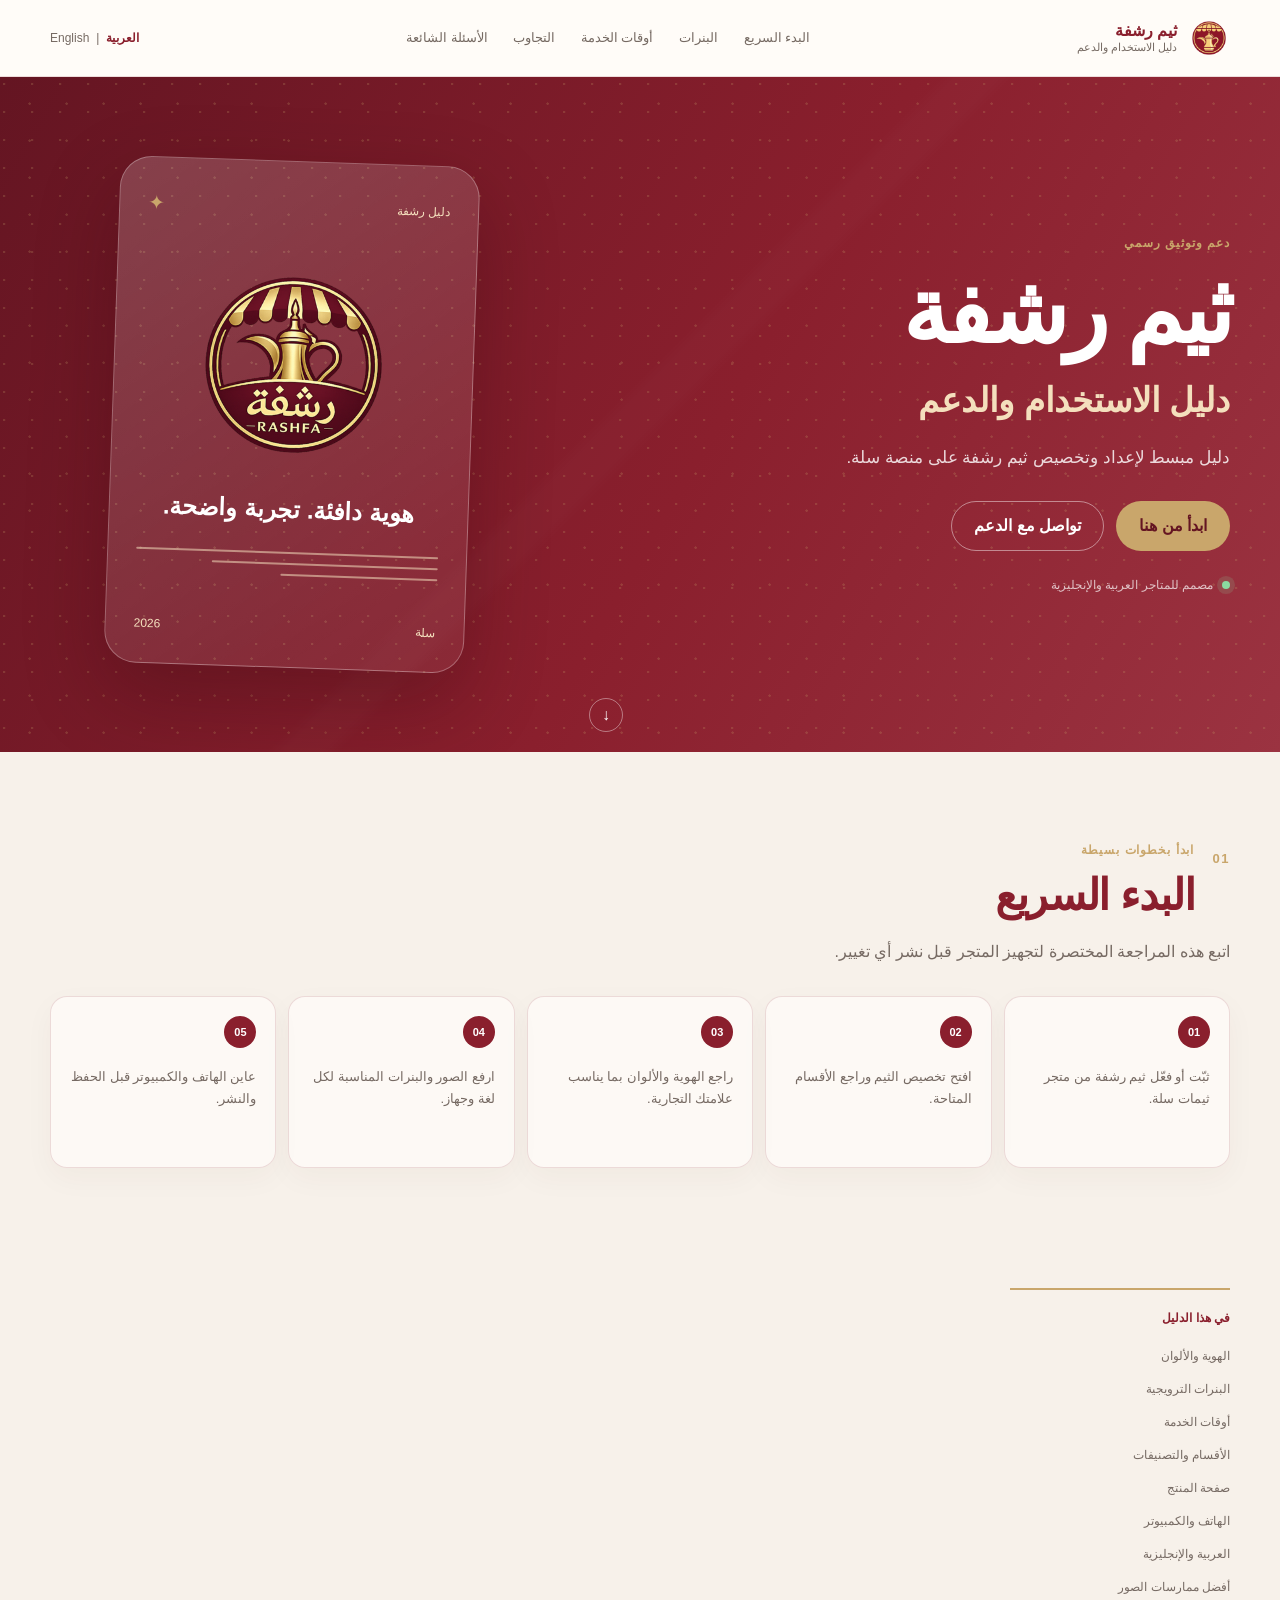
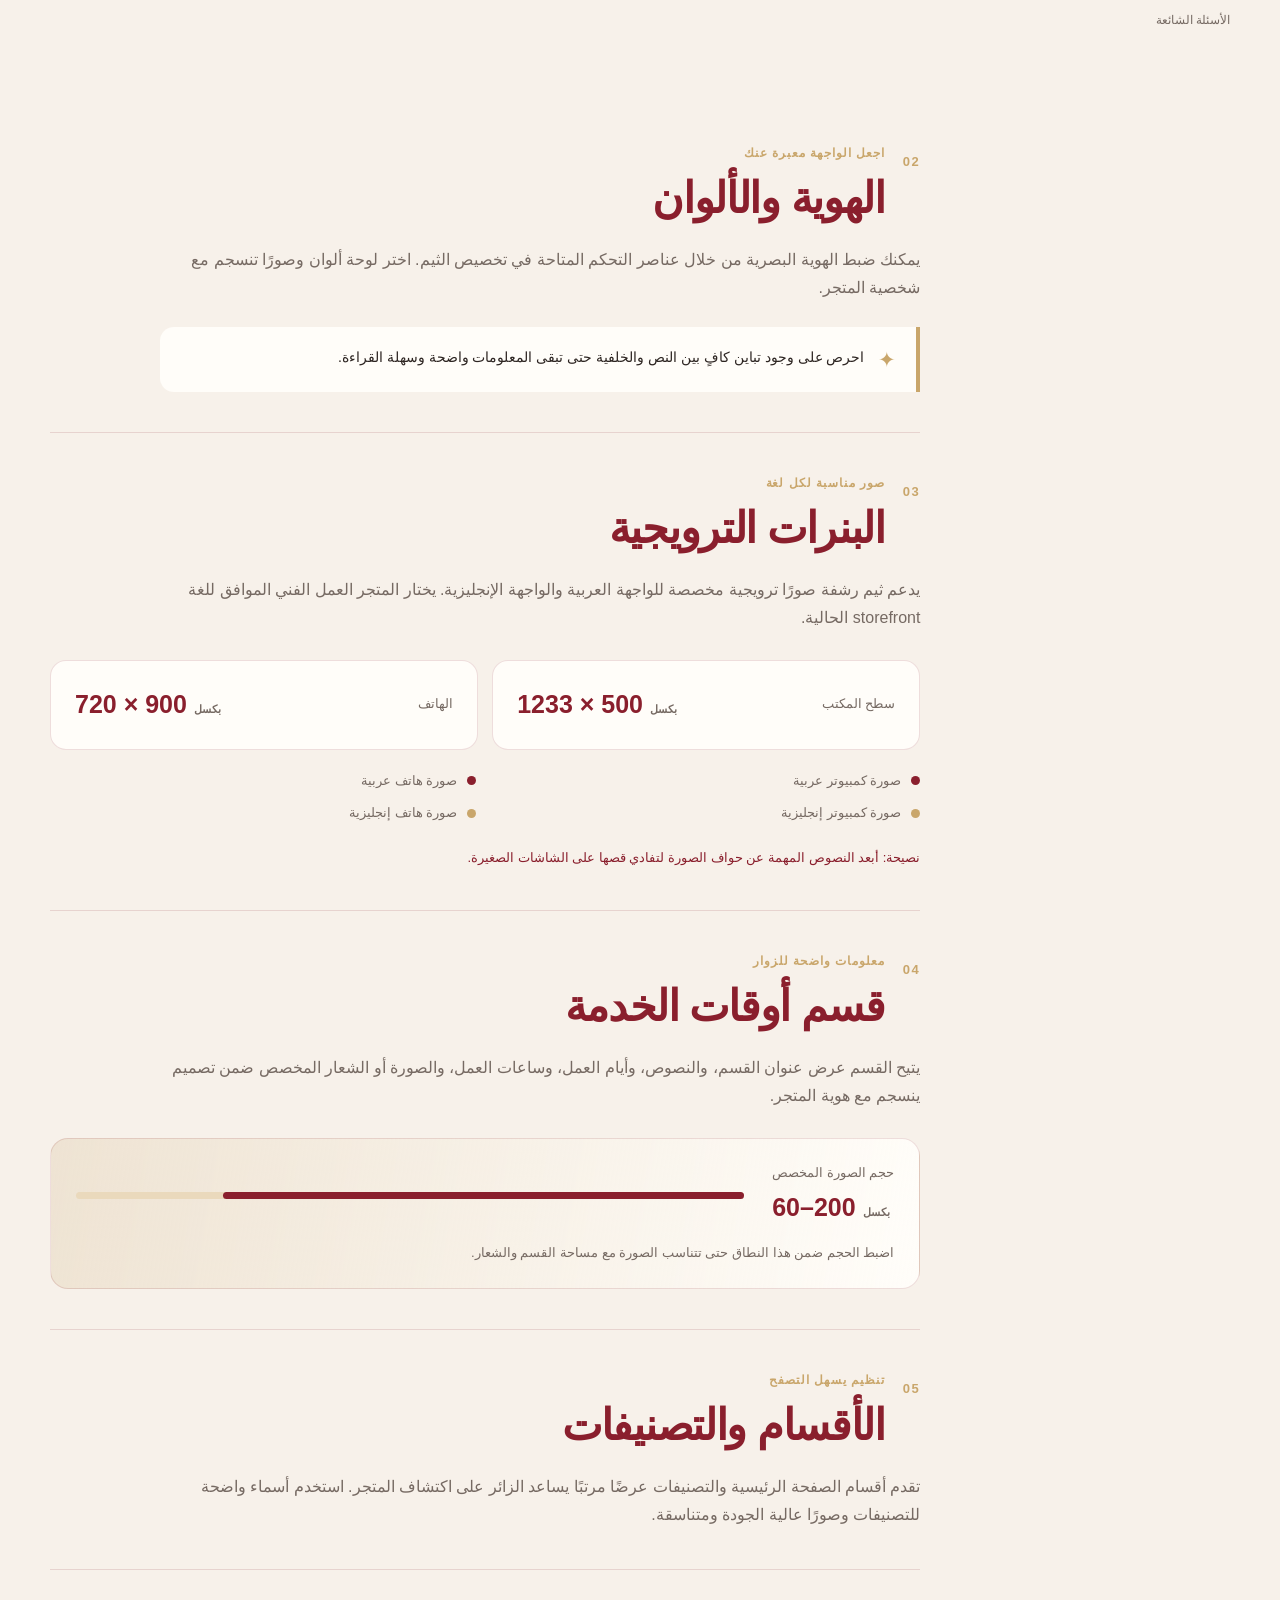
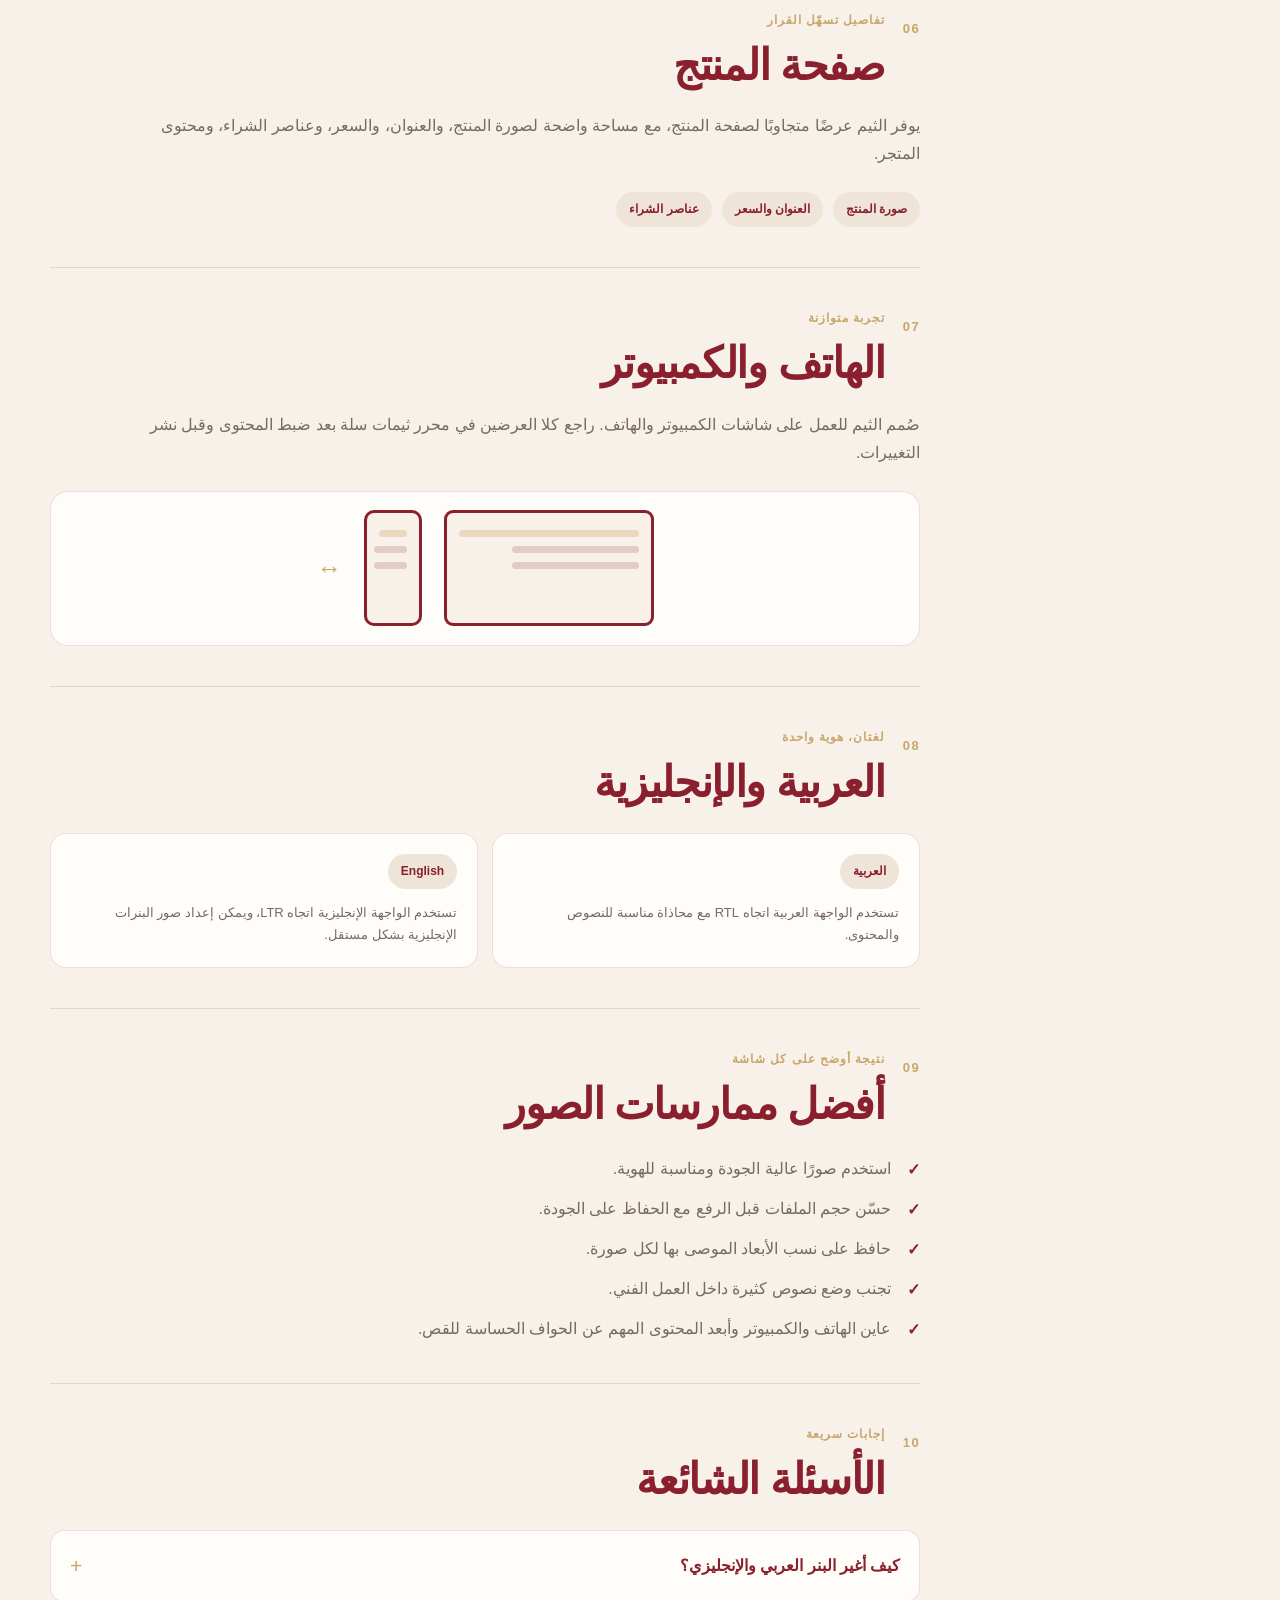
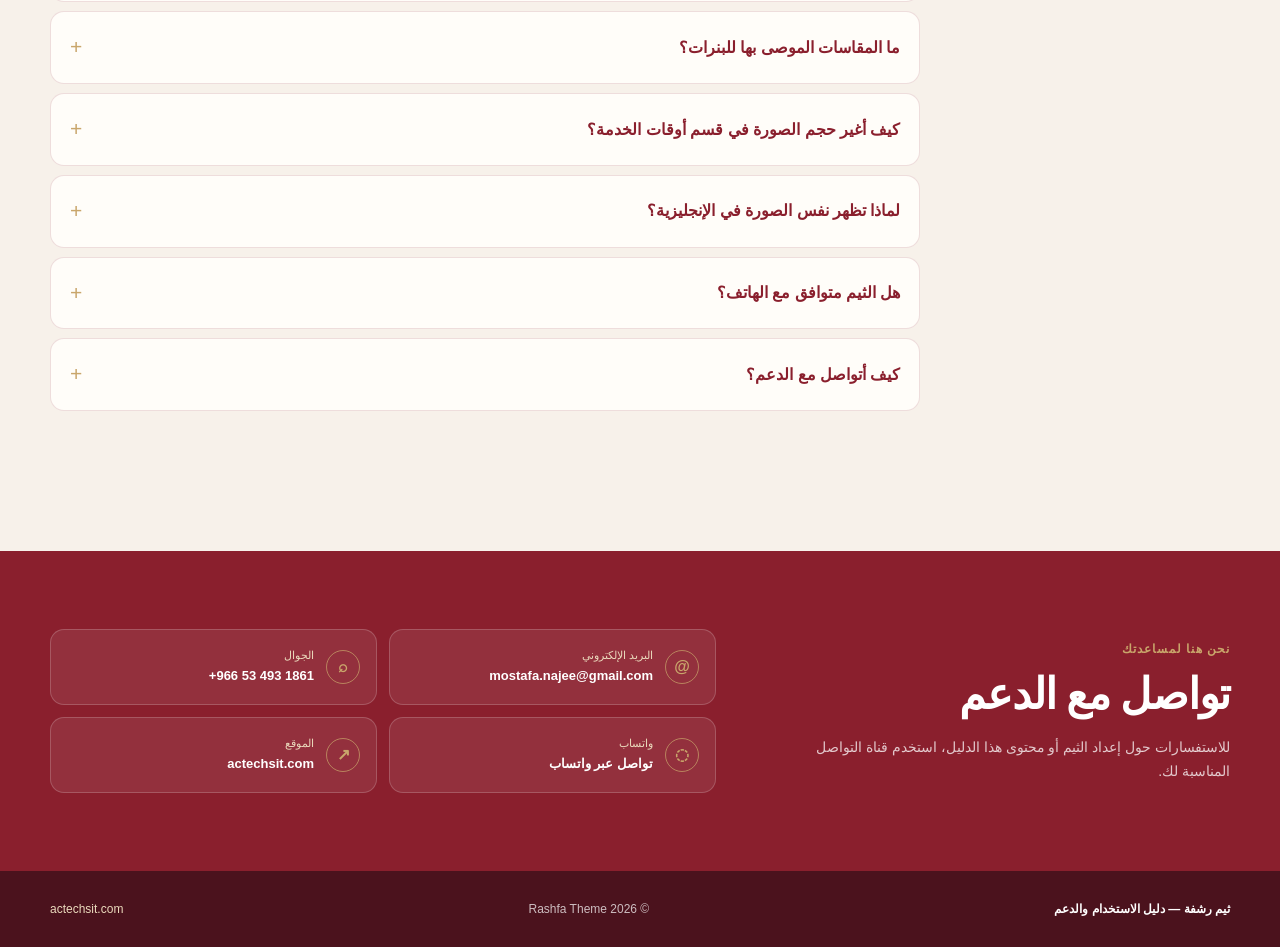
<file: index.html>
<!doctype html>
<html lang="ar" dir="rtl">
<head>
  <meta charset="utf-8">
  <meta name="viewport" content="width=device-width, initial-scale=1">
  <meta name="theme-color" content="#8A1F2D">
  <meta name="description" content="دليل الاستخدام والدعم الرسمي لثيم رشفة على منصة سلة.">
  <title>ثيم رشفة | Rashfa Theme — Help &amp; Documentation</title>
  <link rel="stylesheet" href="styles.css">
  <script defer src="script.js"></script>
</head>
<body>
  <a class="skip-link" href="#main" data-ar="تجاوز إلى المحتوى" data-en="Skip to content">تجاوز إلى المحتوى</a>

  <header class="site-header">
    <div class="container header-inner">
      <a class="brand" href="#top" aria-label="Rashfa Theme">
        <img class="brand-mark" src="assets/rashfa-icon.svg" alt="" width="42" height="42">
        <span class="brand-copy">
          <strong data-ar="ثيم رشفة" data-en="Rashfa Theme">ثيم رشفة</strong>
          <small data-ar="دليل الاستخدام والدعم" data-en="Help &amp; Documentation">دليل الاستخدام والدعم</small>
        </span>
      </a>

      <nav class="site-nav" id="site-nav" aria-label="التنقل الرئيسي">
        <a href="#getting-started" data-ar="البدء السريع" data-en="Getting Started">البدء السريع</a>
        <a href="#promotional-banners" data-ar="البنرات" data-en="Banners">البنرات</a>
        <a href="#service-hours" data-ar="أوقات الخدمة" data-en="Service Hours">أوقات الخدمة</a>
        <a href="#responsive" data-ar="التجاوب" data-en="Responsive">التجاوب</a>
        <a href="#faq" data-ar="الأسئلة الشائعة" data-en="FAQ">الأسئلة الشائعة</a>
      </nav>

      <div class="header-actions">
        <div class="language-switcher" role="group" aria-label="اختيار اللغة">
          <button class="language-button is-active" type="button" data-language="ar" aria-pressed="true">العربية</button>
          <span aria-hidden="true">|</span>
          <button class="language-button" type="button" data-language="en" aria-pressed="false">English</button>
        </div>
        <button class="menu-toggle" type="button" aria-controls="site-nav" aria-expanded="false">
          <span class="sr-only" data-ar="فتح القائمة" data-en="Open menu">فتح القائمة</span>
          <span aria-hidden="true">☰</span>
        </button>
      </div>
    </div>
  </header>

  <main id="main">
    <section class="hero" id="top">
      <div class="hero-pattern" aria-hidden="true"></div>
      <div class="container hero-grid">
        <div class="hero-content">
          <p class="eyebrow" data-ar="دعم وتوثيق رسمي" data-en="Official support &amp; documentation">دعم وتوثيق رسمي</p>
          <h1 data-ar="ثيم رشفة" data-en="Rashfa Theme">ثيم رشفة</h1>
          <p class="hero-title" data-ar="دليل الاستخدام والدعم" data-en="Help &amp; Documentation">دليل الاستخدام والدعم</p>
          <p class="hero-description" data-ar="دليل مبسط لإعداد وتخصيص ثيم رشفة على منصة سلة." data-en="A practical guide to configuring and customizing the Rashfa theme on Salla.">دليل مبسط لإعداد وتخصيص ثيم رشفة على منصة سلة.</p>
          <div class="hero-actions">
            <a class="button button-primary" href="#getting-started" data-ar="ابدأ من هنا" data-en="Get Started">ابدأ من هنا</a>
            <a class="button button-ghost" href="#support" data-ar="تواصل مع الدعم" data-en="Contact Support">تواصل مع الدعم</a>
          </div>
          <div class="hero-note">
            <span class="status-dot" aria-hidden="true"></span>
            <span data-ar="مصمم للمتاجر العربية والإنجليزية" data-en="Designed for Arabic and English storefronts">مصمم للمتاجر العربية والإنجليزية</span>
          </div>
        </div>

        <div class="hero-card" aria-label="Rashfa Theme overview">
          <div class="hero-card-top">
            <span class="mini-label" data-ar="دليل رشفة" data-en="Rashfa guide">دليل رشفة</span>
            <span class="mini-mark" aria-hidden="true">✦</span>
          </div>
          <img class="hero-card-emblem" src="assets/rashfa-logo.svg" alt="" width="220" height="220" aria-hidden="true" decoding="async">
          <p class="hero-card-heading" data-ar="هوية دافئة. تجربة واضحة." data-en="A warm identity. A clear experience.">هوية دافئة. تجربة واضحة.</p>
          <div class="hero-card-lines" aria-hidden="true"><i></i><i></i><i></i></div>
          <div class="hero-card-footer">
            <span data-ar="سلة" data-en="Salla">سلة</span>
            <span>2026</span>
          </div>
        </div>
      </div>
      <a class="scroll-cue" href="#getting-started" aria-label="Scroll to documentation"><span aria-hidden="true">↓</span></a>
    </section>

    <section class="quick-start section-light" id="getting-started">
      <div class="container">
        <div class="section-heading">
          <span class="section-number">01</span>
          <div>
            <p class="eyebrow" data-ar="ابدأ بخطوات بسيطة" data-en="Start with a few simple steps">ابدأ بخطوات بسيطة</p>
            <h2 data-ar="البدء السريع" data-en="Getting Started">البدء السريع</h2>
          </div>
        </div>
        <p class="section-lead" data-ar="اتبع هذه المراجعة المختصرة لتجهيز المتجر قبل نشر أي تغيير." data-en="Use this short checklist to prepare your storefront before publishing changes.">اتبع هذه المراجعة المختصرة لتجهيز المتجر قبل نشر أي تغيير.</p>
        <ol class="step-grid">
          <li class="step-card"><span>01</span><p data-ar="ثبّت أو فعّل ثيم رشفة من متجر ثيمات سلة." data-en="Install or activate Rashfa Theme from the Salla Themes marketplace.">ثبّت أو فعّل ثيم رشفة من متجر ثيمات سلة.</p></li>
          <li class="step-card"><span>02</span><p data-ar="افتح تخصيص الثيم وراجع الأقسام المتاحة." data-en="Open theme customization and review the available sections.">افتح تخصيص الثيم وراجع الأقسام المتاحة.</p></li>
          <li class="step-card"><span>03</span><p data-ar="راجع الهوية والألوان بما يناسب علامتك التجارية." data-en="Review the identity and colors to match your brand.">راجع الهوية والألوان بما يناسب علامتك التجارية.</p></li>
          <li class="step-card"><span>04</span><p data-ar="ارفع الصور والبنرات المناسبة لكل لغة وجهاز." data-en="Upload suitable artwork for each language and device.">ارفع الصور والبنرات المناسبة لكل لغة وجهاز.</p></li>
          <li class="step-card"><span>05</span><p data-ar="عاين الهاتف والكمبيوتر قبل الحفظ والنشر." data-en="Preview mobile and desktop before saving and publishing.">عاين الهاتف والكمبيوتر قبل الحفظ والنشر.</p></li>
        </ol>
      </div>
    </section>

    <div class="container documentation-layout">
      <aside class="toc" aria-label="فهرس الدليل">
        <p class="toc-label" data-ar="في هذا الدليل" data-en="In this guide">في هذا الدليل</p>
        <a href="#branding" data-ar="الهوية والألوان" data-en="Branding &amp; Colors">الهوية والألوان</a>
        <a href="#promotional-banners" data-ar="البنرات الترويجية" data-en="Promotional Banners">البنرات الترويجية</a>
        <a href="#service-hours" data-ar="أوقات الخدمة" data-en="Service Hours">أوقات الخدمة</a>
        <a href="#categories" data-ar="الأقسام والتصنيفات" data-en="Categories &amp; Home Sections">الأقسام والتصنيفات</a>
        <a href="#product-page" data-ar="صفحة المنتج" data-en="Product Page">صفحة المنتج</a>
        <a href="#responsive" data-ar="الهاتف والكمبيوتر" data-en="Responsive Design">الهاتف والكمبيوتر</a>
        <a href="#bilingual" data-ar="العربية والإنجليزية" data-en="Arabic &amp; English">العربية والإنجليزية</a>
        <a href="#image-best-practices" data-ar="أفضل ممارسات الصور" data-en="Image Best Practices">أفضل ممارسات الصور</a>
        <a href="#faq" data-ar="الأسئلة الشائعة" data-en="FAQ">الأسئلة الشائعة</a>
      </aside>

      <div class="documentation-content">
        <section class="doc-section" id="branding">
          <div class="section-heading compact">
            <span class="section-number">02</span>
            <div><p class="eyebrow" data-ar="اجعل الواجهة معبرة عنك" data-en="Make the storefront yours">اجعل الواجهة معبرة عنك</p><h2 data-ar="الهوية والألوان" data-en="Branding &amp; Colors">الهوية والألوان</h2></div>
          </div>
          <p data-ar="يمكنك ضبط الهوية البصرية من خلال عناصر التحكم المتاحة في تخصيص الثيم. اختر لوحة ألوان وصورًا تنسجم مع شخصية المتجر." data-en="Use the available theme controls to shape your visual identity. Choose colors and imagery that fit the personality of your store.">يمكنك ضبط الهوية البصرية من خلال عناصر التحكم المتاحة في تخصيص الثيم. اختر لوحة ألوان وصورًا تنسجم مع شخصية المتجر.</p>
          <div class="callout"><span class="callout-icon" aria-hidden="true">✦</span><p data-ar="احرص على وجود تباين كافٍ بين النص والخلفية حتى تبقى المعلومات واضحة وسهلة القراءة." data-en="Keep enough contrast between text and backgrounds so information stays clear and easy to read.">احرص على وجود تباين كافٍ بين النص والخلفية حتى تبقى المعلومات واضحة وسهلة القراءة.</p></div>
        </section>

        <section class="doc-section" id="promotional-banners">
          <div class="section-heading compact">
            <span class="section-number">03</span>
            <div><p class="eyebrow" data-ar="صور مناسبة لكل لغة" data-en="Artwork for every language">صور مناسبة لكل لغة</p><h2 data-ar="البنرات الترويجية" data-en="Promotional Banners">البنرات الترويجية</h2></div>
          </div>
          <p data-ar="يدعم ثيم رشفة صورًا ترويجية مخصصة للواجهة العربية والواجهة الإنجليزية. يختار المتجر العمل الفني الموافق للغة storefront الحالية." data-en="Rashfa supports dedicated promotional artwork for Arabic and English storefronts. The matching artwork is selected for the current storefront language.">يدعم ثيم رشفة صورًا ترويجية مخصصة للواجهة العربية والواجهة الإنجليزية. يختار المتجر العمل الفني الموافق للغة storefront الحالية.</p>
          <div class="size-grid">
            <div class="size-card"><span class="size-label" data-ar="سطح المكتب" data-en="Desktop">سطح المكتب</span><strong>1233 × 500 <small data-ar="بكسل" data-en="px">بكسل</small></strong></div>
            <div class="size-card"><span class="size-label" data-ar="الهاتف" data-en="Mobile">الهاتف</span><strong>720 × 900 <small data-ar="بكسل" data-en="px">بكسل</small></strong></div>
          </div>
          <div class="field-grid">
            <div class="field-item"><span class="field-dot"></span><span data-ar="صورة كمبيوتر عربية" data-en="Arabic Desktop Image">صورة كمبيوتر عربية</span></div>
            <div class="field-item"><span class="field-dot"></span><span data-ar="صورة هاتف عربية" data-en="Arabic Mobile Image">صورة هاتف عربية</span></div>
            <div class="field-item"><span class="field-dot gold"></span><span data-ar="صورة كمبيوتر إنجليزية" data-en="English Desktop Image">صورة كمبيوتر إنجليزية</span></div>
            <div class="field-item"><span class="field-dot gold"></span><span data-ar="صورة هاتف إنجليزية" data-en="English Mobile Image">صورة هاتف إنجليزية</span></div>
          </div>
          <p class="muted-note" data-ar="نصيحة: أبعد النصوص المهمة عن حواف الصورة لتفادي قصها على الشاشات الصغيرة." data-en="Tip: keep important text away from image edges to reduce the risk of cropping on smaller screens.">نصيحة: أبعد النصوص المهمة عن حواف الصورة لتفادي قصها على الشاشات الصغيرة.</p>
        </section>

        <section class="doc-section" id="service-hours">
          <div class="section-heading compact">
            <span class="section-number">04</span>
            <div><p class="eyebrow" data-ar="معلومات واضحة للزوار" data-en="Clear information for visitors">معلومات واضحة للزوار</p><h2 data-ar="قسم أوقات الخدمة" data-en="Service Hours">قسم أوقات الخدمة</h2></div>
          </div>
          <p data-ar="يتيح القسم عرض عنوان القسم، والنصوص، وأيام العمل، وساعات العمل، والصورة أو الشعار المخصص ضمن تصميم ينسجم مع هوية المتجر." data-en="The section presents a title, supporting text, working days, working hours, and a custom image or logo in a layout that matches your store identity.">يتيح القسم عرض عنوان القسم، والنصوص، وأيام العمل، وساعات العمل، والصورة أو الشعار المخصص ضمن تصميم ينسجم مع هوية المتجر.</p>
          <div class="range-card">
            <div><span class="range-caption" data-ar="حجم الصورة المخصص" data-en="Custom image size">حجم الصورة المخصص</span><strong>60–200 <small data-ar="بكسل" data-en="px">بكسل</small></strong></div>
            <div class="range-line" aria-hidden="true"><span></span></div>
            <p data-ar="اضبط الحجم ضمن هذا النطاق حتى تتناسب الصورة مع مساحة القسم والشعار." data-en="Tune the image within this range so it fits the section and your logo comfortably.">اضبط الحجم ضمن هذا النطاق حتى تتناسب الصورة مع مساحة القسم والشعار.</p>
          </div>
        </section>

        <section class="doc-section" id="categories">
          <div class="section-heading compact">
            <span class="section-number">05</span>
            <div><p class="eyebrow" data-ar="تنظيم يسهل التصفح" data-en="A clearer way to browse">تنظيم يسهل التصفح</p><h2 data-ar="الأقسام والتصنيفات" data-en="Categories &amp; Home Sections">الأقسام والتصنيفات</h2></div>
          </div>
          <p data-ar="تقدم أقسام الصفحة الرئيسية والتصنيفات عرضًا مرتبًا يساعد الزائر على اكتشاف المتجر. استخدم أسماء واضحة للتصنيفات وصورًا عالية الجودة ومتناسقة." data-en="Homepage sections and categories create a polished path through the store. Use clear category names and high-quality, consistent imagery.">تقدم أقسام الصفحة الرئيسية والتصنيفات عرضًا مرتبًا يساعد الزائر على اكتشاف المتجر. استخدم أسماء واضحة للتصنيفات وصورًا عالية الجودة ومتناسقة.</p>
        </section>

        <section class="doc-section" id="product-page">
          <div class="section-heading compact">
            <span class="section-number">06</span>
            <div><p class="eyebrow" data-ar="تفاصيل تسهّل القرار" data-en="Details that support decisions">تفاصيل تسهّل القرار</p><h2 data-ar="صفحة المنتج" data-en="Product Page">صفحة المنتج</h2></div>
          </div>
          <p data-ar="يوفر الثيم عرضًا متجاوبًا لصفحة المنتج، مع مساحة واضحة لصورة المنتج، والعنوان، والسعر، وعناصر الشراء، ومحتوى المتجر." data-en="The theme provides a responsive product presentation with clear space for the product image, title, price, purchasing controls, and store content.">يوفر الثيم عرضًا متجاوبًا لصفحة المنتج، مع مساحة واضحة لصورة المنتج، والعنوان، والسعر، وعناصر الشراء، ومحتوى المتجر.</p>
          <div class="feature-pills"><span data-ar="صورة المنتج" data-en="Product image">صورة المنتج</span><span data-ar="العنوان والسعر" data-en="Title &amp; price">العنوان والسعر</span><span data-ar="عناصر الشراء" data-en="Purchase controls">عناصر الشراء</span></div>
        </section>

        <section class="doc-section" id="responsive">
          <div class="section-heading compact">
            <span class="section-number">07</span>
            <div><p class="eyebrow" data-ar="تجربة متوازنة" data-en="A balanced experience">تجربة متوازنة</p><h2 data-ar="الهاتف والكمبيوتر" data-en="Responsive Design">الهاتف والكمبيوتر</h2></div>
          </div>
          <p data-ar="صُمم الثيم للعمل على شاشات الكمبيوتر والهاتف. راجع كلا العرضين في محرر ثيمات سلة بعد ضبط المحتوى وقبل نشر التغييرات." data-en="Rashfa is designed for desktop and mobile screens. Review both views in the Salla Theme Editor after configuring content and before publishing changes.">صُمم الثيم للعمل على شاشات الكمبيوتر والهاتف. راجع كلا العرضين في محرر ثيمات سلة بعد ضبط المحتوى وقبل نشر التغييرات.</p>
          <div class="responsive-visual" aria-hidden="true"><div class="screen desktop-screen"><i></i><i></i><i></i></div><div class="screen mobile-screen"><i></i><i></i><i></i></div><div class="responsive-arrow">↔</div></div>
        </section>

        <section class="doc-section" id="bilingual">
          <div class="section-heading compact">
            <span class="section-number">08</span>
            <div><p class="eyebrow" data-ar="لغتان، هوية واحدة" data-en="Two languages, one identity">لغتان، هوية واحدة</p><h2 data-ar="العربية والإنجليزية" data-en="Arabic &amp; English">العربية والإنجليزية</h2></div>
          </div>
          <div class="language-columns">
            <div><span class="language-tag">العربية</span><p data-ar="تستخدم الواجهة العربية اتجاه RTL مع محاذاة مناسبة للنصوص والمحتوى." data-en="Arabic storefronts use RTL direction with suitable alignment for text and content.">تستخدم الواجهة العربية اتجاه RTL مع محاذاة مناسبة للنصوص والمحتوى.</p></div>
            <div><span class="language-tag">English</span><p data-ar="تستخدم الواجهة الإنجليزية اتجاه LTR، ويمكن إعداد صور البنرات الإنجليزية بشكل مستقل." data-en="English storefronts use LTR direction, with independent English promotional artwork when configured.">تستخدم الواجهة الإنجليزية اتجاه LTR، ويمكن إعداد صور البنرات الإنجليزية بشكل مستقل.</p></div>
          </div>
        </section>

        <section class="doc-section" id="image-best-practices">
          <div class="section-heading compact">
            <span class="section-number">09</span>
            <div><p class="eyebrow" data-ar="نتيجة أوضح على كل شاشة" data-en="A clearer result on every screen">نتيجة أوضح على كل شاشة</p><h2 data-ar="أفضل ممارسات الصور" data-en="Image Best Practices">أفضل ممارسات الصور</h2></div>
          </div>
          <ul class="check-list">
            <li data-ar="استخدم صورًا عالية الجودة ومناسبة للهوية." data-en="Use high-quality images that fit your identity.">استخدم صورًا عالية الجودة ومناسبة للهوية.</li>
            <li data-ar="حسّن حجم الملفات قبل الرفع مع الحفاظ على الجودة." data-en="Optimize file sizes before uploading while keeping quality.">حسّن حجم الملفات قبل الرفع مع الحفاظ على الجودة.</li>
            <li data-ar="حافظ على نسب الأبعاد الموصى بها لكل صورة." data-en="Keep the recommended aspect ratio for each image.">حافظ على نسب الأبعاد الموصى بها لكل صورة.</li>
            <li data-ar="تجنب وضع نصوص كثيرة داخل العمل الفني." data-en="Avoid placing too much text inside the artwork.">تجنب وضع نصوص كثيرة داخل العمل الفني.</li>
            <li data-ar="عاين الهاتف والكمبيوتر وأبعد المحتوى المهم عن الحواف الحساسة للقص." data-en="Preview mobile and desktop, keeping important content away from crop-sensitive edges.">عاين الهاتف والكمبيوتر وأبعد المحتوى المهم عن الحواف الحساسة للقص.</li>
          </ul>
        </section>

        <section class="doc-section faq-section" id="faq">
          <div class="section-heading compact">
            <span class="section-number">10</span>
            <div><p class="eyebrow" data-ar="إجابات سريعة" data-en="Quick answers">إجابات سريعة</p><h2 data-ar="الأسئلة الشائعة" data-en="FAQ">الأسئلة الشائعة</h2></div>
          </div>
          <div class="faq-list">
            <details><summary><span data-ar="كيف أغير البنر العربي والإنجليزي؟" data-en="How do I change Arabic and English banners?">كيف أغير البنر العربي والإنجليزي؟</span><b aria-hidden="true">+</b></summary><p data-ar="افتح إعدادات البنرات في تخصيص الثيم، ثم ارفع الصورة المناسبة لكل لغة وجهاز." data-en="Open the banner settings in theme customization, then upload the suitable image for each language and device.">افتح إعدادات البنرات في تخصيص الثيم، ثم ارفع الصورة المناسبة لكل لغة وجهاز.</p></details>
            <details><summary><span data-ar="ما المقاسات الموصى بها للبنرات؟" data-en="What banner sizes are recommended?">ما المقاسات الموصى بها للبنرات؟</span><b aria-hidden="true">+</b></summary><p data-ar="سطح المكتب 1233×500 بكسل، والهاتف 720×900 بكسل." data-en="Desktop: 1233×500 px. Mobile: 720×900 px.">سطح المكتب 1233×500 بكسل، والهاتف 720×900 بكسل.</p></details>
            <details><summary><span data-ar="كيف أغير حجم الصورة في قسم أوقات الخدمة؟" data-en="How do I change the Service Hours image size?">كيف أغير حجم الصورة في قسم أوقات الخدمة؟</span><b aria-hidden="true">+</b></summary><p data-ar="استخدم عنصر التحكم المتاح لحجم الصورة، ضمن نطاق من 60 إلى 200 بكسل." data-en="Use the available image-size control, within a range of 60–200 px.">استخدم عنصر التحكم المتاح لحجم الصورة، ضمن نطاق من 60 إلى 200 بكسل.</p></details>
            <details><summary><span data-ar="لماذا تظهر نفس الصورة في الإنجليزية؟" data-en="Why does the same image appear in English?">لماذا تظهر نفس الصورة في الإنجليزية؟</span><b aria-hidden="true">+</b></summary><p data-ar="إذا لم يتم إعداد صورة خاصة بالإنجليزية، فقد يستخدم الثيم الصورة الافتراضية كخيار احتياطي آمن." data-en="If an English-specific image is not configured, Rashfa may use the default image as a safe fallback.">إذا لم يتم إعداد صورة خاصة بالإنجليزية، فقد يستخدم الثيم الصورة الافتراضية كخيار احتياطي آمن.</p></details>
            <details><summary><span data-ar="هل الثيم متوافق مع الهاتف؟" data-en="Is the theme mobile responsive?">هل الثيم متوافق مع الهاتف؟</span><b aria-hidden="true">+</b></summary><p data-ar="نعم، صُمم الثيم للشاشات المتجاوبة. عاين الهاتف والكمبيوتر بعد الإعداد." data-en="Yes. The theme is responsive; preview both desktop and mobile after configuration.">نعم، صُمم الثيم للشاشات المتجاوبة. عاين الهاتف والكمبيوتر بعد الإعداد.</p></details>
            <details><summary><span data-ar="كيف أتواصل مع الدعم؟" data-en="How do I contact support?">كيف أتواصل مع الدعم؟</span><b aria-hidden="true">+</b></summary><p data-ar="استخدم بيانات التواصل في قسم الدعم أدناه." data-en="Use the support details in the support section below.">استخدم بيانات التواصل في قسم الدعم أدناه.</p></details>
          </div>
        </section>
      </div>
    </div>

    <section class="support-section" id="support">
      <div class="container support-inner">
        <div>
          <p class="eyebrow" data-ar="نحن هنا لمساعدتك" data-en="We're here to help">نحن هنا لمساعدتك</p>
          <h2 data-ar="تواصل مع الدعم" data-en="Contact Support">تواصل مع الدعم</h2>
          <p data-ar="للاستفسارات حول إعداد الثيم أو محتوى هذا الدليل، استخدم قناة التواصل المناسبة لك." data-en="For questions about theme setup or this guide, use the contact channel that suits you.">للاستفسارات حول إعداد الثيم أو محتوى هذا الدليل، استخدم قناة التواصل المناسبة لك.</p>
        </div>
        <div class="support-links">
          <a href="mailto:mostafa.najee@gmail.com"><span class="contact-icon" aria-hidden="true">@</span><span><small data-ar="البريد الإلكتروني" data-en="Email">البريد الإلكتروني</small><strong>mostafa.najee@gmail.com</strong></span></a>
          <a href="tel:+966534931861"><span class="contact-icon" aria-hidden="true">⌕</span><span><small data-ar="الجوال" data-en="Phone">الجوال</small><strong dir="ltr">+966 53 493 1861</strong></span></a>
          <a href="https://wa.me/966534931861" target="_blank" rel="noopener"><span class="contact-icon" aria-hidden="true">◌</span><span><small data-ar="واتساب" data-en="WhatsApp">واتساب</small><strong data-ar="تواصل عبر واتساب" data-en="Chat on WhatsApp">تواصل عبر واتساب</strong></span></a>
          <a href="https://actechsit.com" target="_blank" rel="noopener"><span class="contact-icon" aria-hidden="true">↗</span><span><small data-ar="الموقع" data-en="Website">الموقع</small><strong>actechsit.com</strong></span></a>
        </div>
      </div>
    </section>
  </main>

  <footer class="site-footer">
    <div class="container footer-inner">
      <p data-ar="ثيم رشفة — دليل الاستخدام والدعم" data-en="Rashfa Theme — Help &amp; Documentation">ثيم رشفة — دليل الاستخدام والدعم</p>
      <span>© 2026 Rashfa Theme</span>
      <a href="https://actechsit.com" target="_blank" rel="noopener">actechsit.com</a>
    </div>
  </footer>
</body>
</html>
</file>
<file: styles.css>
:root {
  --burgundy: #8a1f2d;
  --burgundy-deep: #641522;
  --burgundy-soft: #a94250;
  --gold: #c9a66b;
  --gold-soft: #ead9bc;
  --ink: #2d2522;
  --muted: #766a63;
  --warm: #f7f1ea;
  --warm-deep: #efe4d8;
  --paper: #fffdf9;
  --line: rgba(138, 31, 45, .14);
  --shadow: 0 20px 60px rgba(82, 43, 31, .10);
  --radius: 22px;
  color-scheme: light;
  font-family: "Segoe UI", Tahoma, Arial, sans-serif;
}

* { box-sizing: border-box; }
html { scroll-behavior: smooth; }
body { margin: 0; background: var(--warm); color: var(--ink); line-height: 1.75; overflow-x: hidden; }
a { color: inherit; text-decoration: none; }
button, a { -webkit-tap-highlight-color: transparent; }
:focus-visible { outline: 3px solid var(--gold); outline-offset: 4px; }
.container { width: min(1180px, calc(100% - 40px)); margin-inline: auto; }
.sr-only { position: absolute; width: 1px; height: 1px; padding: 0; margin: -1px; overflow: hidden; clip: rect(0, 0, 0, 0); white-space: nowrap; border: 0; }
.skip-link { position: fixed; inset-block-start: 12px; inset-inline-start: 12px; z-index: 20; padding: 8px 14px; border-radius: 999px; background: var(--paper); color: var(--burgundy); transform: translateY(-160%); transition: transform .2s ease; }
.skip-link:focus { transform: translateY(0); }

.site-header { position: sticky; top: 0; z-index: 10; background: rgba(255, 253, 249, .92); border-bottom: 1px solid var(--line); backdrop-filter: blur(16px); }
.header-inner { min-height: 76px; display: flex; align-items: center; gap: 28px; }
.brand { display: inline-flex; align-items: center; gap: 11px; flex-shrink: 0; }
.brand-mark { display: block; width: 42px; height: 42px; border-radius: 50%; object-fit: contain; background: transparent; }
.brand-copy { display: grid; line-height: 1.25; }
.brand-copy strong { color: var(--burgundy); font-size: 16px; }
.brand-copy small { color: var(--muted); font-size: 11px; }
.site-nav { display: flex; align-items: center; justify-content: center; gap: clamp(14px, 2vw, 28px); flex: 1; font-size: 13px; color: var(--muted); }
.site-nav a { transition: color .2s ease; }
.site-nav a:hover { color: var(--burgundy); }
.header-actions { display: flex; align-items: center; gap: 16px; flex-shrink: 0; }
.language-switcher { display: flex; align-items: center; gap: 7px; color: var(--muted); font-size: 12px; white-space: nowrap; }
.language-button { border: 0; padding: 4px 0; background: transparent; color: inherit; cursor: pointer; font: inherit; }
.language-button.is-active { color: var(--burgundy); font-weight: 800; }
.menu-toggle { display: none; border: 1px solid var(--line); border-radius: 10px; background: var(--paper); color: var(--burgundy); padding: 7px 10px; cursor: pointer; font-size: 17px; }

.hero { position: relative; isolation: isolate; overflow: hidden; min-height: 620px; display: grid; align-items: center; background: linear-gradient(120deg, var(--burgundy-deep), var(--burgundy) 55%, #9b3341); color: #fff; }
.hero-pattern { position: absolute; z-index: -1; inset: 0; opacity: .22; background-image: radial-gradient(circle at 15% 25%, var(--gold) 0 1px, transparent 1.5px), radial-gradient(circle at 80% 72%, var(--gold) 0 1px, transparent 1.5px), linear-gradient(135deg, transparent 48%, rgba(255,255,255,.08) 49% 51%, transparent 52%); background-size: 28px 28px, 37px 37px, 100% 100%; }
.hero-grid { display: grid; grid-template-columns: 1.1fr .9fr; align-items: center; gap: clamp(40px, 8vw, 120px); padding-block: 84px; }
.hero-content { max-width: 620px; }
.eyebrow { margin: 0 0 9px; color: var(--gold); font-size: 12px; font-weight: 800; letter-spacing: .08em; text-transform: uppercase; }
.hero h1 { margin: 0; font-size: clamp(48px, 8vw, 92px); letter-spacing: -.04em; line-height: 1.05; }
.hero-title { margin: 12px 0 12px; color: #f4dfbd; font-size: clamp(22px, 3vw, 34px); font-weight: 700; }
.hero-description { max-width: 540px; margin: 0; color: rgba(255,255,255,.82); font-size: 17px; }
.hero-actions { display: flex; flex-wrap: wrap; gap: 12px; margin-top: 28px; }
.button { display: inline-flex; align-items: center; justify-content: center; min-height: 48px; padding: 10px 22px; border: 1px solid transparent; border-radius: 999px; font-weight: 800; transition: transform .2s ease, background .2s ease, color .2s ease; }
.button:hover { transform: translateY(-2px); }
.button-primary { background: var(--gold); color: var(--burgundy-deep); }
.button-primary:hover { background: #dfbd84; }
.button-ghost { border-color: rgba(255,255,255,.45); color: #fff; }
.button-ghost:hover { background: rgba(255,255,255,.12); }
.hero-note { display: flex; align-items: center; gap: 9px; margin-top: 24px; color: rgba(255,255,255,.7); font-size: 12px; }
.status-dot { width: 8px; height: 8px; border-radius: 50%; background: #8ad9a0; box-shadow: 0 0 0 5px rgba(138,217,160,.16); }
.hero-card { width: min(100%, 360px); min-height: 380px; justify-self: center; padding: 28px; border: 1px solid rgba(255,255,255,.28); border-radius: 32px; background: linear-gradient(145deg, rgba(255,255,255,.18), rgba(255,255,255,.05)); box-shadow: 0 30px 80px rgba(49, 8, 14, .3); transform: rotate(2deg); }
.hero-card-top, .hero-card-footer { display: flex; justify-content: space-between; align-items: center; color: #f4dfbd; font-size: 12px; }
.mini-mark { color: var(--gold); font-size: 20px; }
.hero-card-emblem { display: block; width: min(100%, 220px); height: auto; aspect-ratio: 1; margin: 30px auto 18px; object-fit: contain; }
.hero-card-heading { margin: 0; color: #fff; text-align: center; font-size: 24px; font-weight: 700; line-height: 1.4; }
.hero-card-lines { display: grid; gap: 9px; margin: 25px 0 42px; opacity: .55; }
.hero-card-lines i { display: block; height: 2px; border-radius: 2px; background: #f4dfbd; }
.hero-card-lines i:nth-child(2) { width: 75%; }.hero-card-lines i:nth-child(3) { width: 52%; }
.scroll-cue { position: absolute; inset-block-end: 20px; inset-inline-start: 50%; display: grid; place-items: center; width: 34px; height: 34px; border: 1px solid rgba(255,255,255,.4); border-radius: 50%; color: #fff; transform: translateX(-50%); }

.section-light { background: var(--warm); }
.quick-start { padding-block: 88px 72px; }
.section-heading { display: flex; align-items: flex-start; gap: 18px; margin-bottom: 18px; }
.section-heading.compact { margin-bottom: 22px; }
.section-number { color: var(--gold); font-size: 13px; font-weight: 800; letter-spacing: .12em; padding-top: 8px; }
h2 { margin: 0; color: var(--burgundy); font-size: clamp(28px, 4vw, 43px); line-height: 1.18; letter-spacing: -.03em; }
.section-lead { max-width: 680px; margin: 0 0 30px; color: var(--muted); }
.step-grid { display: grid; grid-template-columns: repeat(5, 1fr); gap: 12px; margin: 0; padding: 0; list-style: none; }
.step-card { min-height: 172px; padding: 19px; border: 1px solid var(--line); border-radius: 17px; background: rgba(255,253,249,.7); box-shadow: 0 10px 30px rgba(82,43,31,.04); }
.step-card > span { display: inline-flex; align-items: center; justify-content: center; width: 32px; height: 32px; border-radius: 50%; background: var(--burgundy); color: #fff; font-size: 11px; font-weight: 800; }
.step-card p { margin: 18px 0 0; color: var(--muted); font-size: 13px; line-height: 1.7; }

.documentation-layout { display: grid; grid-template-columns: 220px minmax(0, 1fr); align-items: start; gap: clamp(34px, 7vw, 95px); padding-block: 48px 100px; }
[dir="rtl"] .documentation-layout { grid-template-columns: minmax(0, 1fr) 220px; }
.toc { position: sticky; top: 103px; display: grid; gap: 4px; padding: 18px 0; border-top: 2px solid var(--gold); }
.toc-label { margin: 0 0 9px; color: var(--burgundy); font-size: 12px; font-weight: 800; }
.toc a { padding: 4px 0; color: var(--muted); font-size: 12px; transition: color .2s ease, padding .2s ease; }
.toc a:hover { padding-inline-start: 5px; color: var(--burgundy); }
[dir="rtl"] .toc { grid-column: 2; }.documentation-content { grid-column: 1; }
[dir="rtl"] .documentation-content { grid-column: 1; }
.doc-section { padding-block: 40px; border-top: 1px solid var(--line); scroll-margin-top: 100px; }
.doc-section:first-child { padding-top: 0; border-top: 0; }
.doc-section > p { max-width: 780px; margin: 0; color: var(--muted); }
.callout { display: flex; align-items: flex-start; gap: 14px; max-width: 760px; margin-top: 25px; padding: 18px 20px; border-inline-start: 4px solid var(--gold); border-radius: 0 14px 14px 0; background: var(--paper); }
[dir="rtl"] .callout { border-radius: 14px 0 0 14px; }
.callout p { margin: 0; color: var(--ink); font-size: 14px; }
.callout-icon { color: var(--gold); font-size: 21px; line-height: 1.4; }
.size-grid { display: grid; grid-template-columns: repeat(2, minmax(0, 1fr)); gap: 14px; margin-top: 28px; }
.size-card { display: flex; align-items: center; justify-content: space-between; gap: 20px; padding: 22px 24px; border: 1px solid var(--line); border-radius: 16px; background: var(--paper); }
.size-label, .range-caption { color: var(--muted); font-size: 13px; }.size-card strong, .range-card strong { color: var(--burgundy); font-size: 25px; direction: ltr; }.size-card small, .range-card small { color: var(--muted); font-size: 11px; font-weight: 600; }
.field-grid { display: grid; grid-template-columns: repeat(2, minmax(0, 1fr)); gap: 10px 18px; margin-top: 20px; }
.field-item { display: flex; align-items: center; gap: 10px; color: var(--muted); font-size: 13px; }.field-dot { width: 9px; height: 9px; border-radius: 50%; background: var(--burgundy); }.field-dot.gold { background: var(--gold); }
.muted-note { margin-top: 22px !important; color: var(--burgundy) !important; font-size: 13px; }
.range-card { display: grid; grid-template-columns: auto minmax(120px, 1fr); align-items: center; gap: 12px 28px; margin-top: 28px; padding: 23px 25px; border: 1px solid var(--line); border-radius: 18px; background: linear-gradient(100deg, rgba(201,166,107,.18), var(--paper)); }.range-card > div:first-child { display: grid; gap: 2px; }.range-line { height: 7px; border-radius: 999px; background: var(--gold-soft); }.range-line span { display: block; width: 78%; height: 100%; border-radius: inherit; background: var(--burgundy); }.range-card p { grid-column: 1 / -1; margin: 0; color: var(--muted); font-size: 13px; }
.feature-pills { display: flex; flex-wrap: wrap; gap: 10px; margin-top: 24px; }.feature-pills span, .language-tag { display: inline-flex; padding: 7px 13px; border-radius: 999px; background: var(--warm-deep); color: var(--burgundy); font-size: 12px; font-weight: 700; }
.responsive-visual { display: flex; align-items: center; justify-content: center; gap: 22px; min-height: 155px; margin-top: 24px; padding: 18px; border: 1px solid var(--line); border-radius: 18px; background: var(--paper); }.screen { position: relative; border: 3px solid var(--burgundy); background: var(--warm); }.desktop-screen { width: 210px; height: 116px; border-radius: 9px; }.mobile-screen { width: 58px; height: 116px; border-radius: 10px; }.screen i { display: block; height: 7px; margin: 17px 12px 0; border-radius: 4px; background: var(--gold-soft); }.screen i + i { width: 62%; margin-top: 9px; background: rgba(138,31,45,.18); }.responsive-arrow { color: var(--gold); font-size: 25px; }
.language-columns { display: grid; grid-template-columns: repeat(2, minmax(0, 1fr)); gap: 14px; margin-top: 25px; }.language-columns > div { padding: 20px; border: 1px solid var(--line); border-radius: 16px; background: var(--paper); }.language-columns p { margin: 13px 0 0; color: var(--muted); font-size: 13px; }
.check-list { display: grid; gap: 12px; margin: 25px 0 0; padding: 0; list-style: none; color: var(--muted); }.check-list li { position: relative; padding-inline-start: 29px; }.check-list li::before { content: "✓"; position: absolute; inset-inline-start: 0; top: 1px; color: var(--burgundy); font-weight: 900; }
.faq-list { display: grid; gap: 9px; margin-top: 25px; }.faq-list details { border: 1px solid var(--line); border-radius: 14px; background: var(--paper); }.faq-list summary { display: flex; align-items: center; justify-content: space-between; gap: 20px; padding: 17px 19px; color: var(--burgundy); cursor: pointer; font-weight: 700; list-style: none; }.faq-list summary::-webkit-details-marker { display: none; }.faq-list summary b { color: var(--gold); font-size: 21px; font-weight: 400; }.faq-list details[open] summary b { transform: rotate(45deg); }.faq-list details p { margin: -4px 19px 18px; color: var(--muted); font-size: 13px; }

.support-section { padding-block: 78px; background: var(--burgundy); color: #fff; }.support-inner { display: grid; grid-template-columns: .8fr 1.2fr; gap: 70px; align-items: center; }.support-section h2 { color: #fff; }.support-section > .container > div:first-child p:last-child { max-width: 430px; margin: 15px 0 0; color: rgba(255,255,255,.75); font-size: 14px; }.support-links { display: grid; grid-template-columns: repeat(2, minmax(0, 1fr)); gap: 12px; }.support-links a { display: flex; align-items: center; gap: 12px; min-width: 0; padding: 16px; border: 1px solid rgba(255,255,255,.19); border-radius: 14px; background: rgba(255,255,255,.08); transition: background .2s ease, transform .2s ease; }.support-links a:hover { background: rgba(255,255,255,.15); transform: translateY(-2px); }.contact-icon { display: grid; place-items: center; width: 34px; height: 34px; flex-shrink: 0; border: 1px solid rgba(201,166,107,.7); border-radius: 50%; color: var(--gold); font-weight: 800; }.support-links a > span:last-child { display: grid; min-width: 0; }.support-links small { color: var(--gold-soft); font-size: 11px; }.support-links strong { overflow-wrap: anywhere; color: #fff; font-size: 13px; }
.site-footer { background: #4b121d; color: rgba(255,255,255,.72); }.footer-inner { display: flex; align-items: center; justify-content: space-between; gap: 18px; min-height: 76px; font-size: 12px; }.footer-inner p { margin: 0; color: #fff; font-weight: 700; }.footer-inner a { color: var(--gold-soft); }

@media (max-width: 920px) { .site-nav { gap: 12px; font-size: 12px; }.hero-grid { gap: 40px; }.step-grid { grid-template-columns: repeat(3, 1fr); }.step-card:last-child { grid-column: span 3; } }
@media (max-width: 760px) {
  .container { width: min(100% - 28px, 620px); }.header-inner { min-height: 67px; gap: 12px; }.brand-copy small { display: none; }.site-nav { position: absolute; inset-block-start: 100%; inset-inline: 14px; display: none; grid-template-columns: 1fr 1fr; gap: 0; padding: 8px; border: 1px solid var(--line); border-radius: 14px; background: var(--paper); box-shadow: var(--shadow); }.site-nav.is-open { display: grid; }.site-nav a { padding: 9px 10px; }.menu-toggle { display: inline-flex; }.header-actions { margin-inline-start: auto; gap: 10px; }.hero { min-height: auto; }.hero-grid { grid-template-columns: 1fr; padding-block: 70px 86px; }.hero-content { text-align: center; }.hero-description { margin-inline: auto; font-size: 15px; }.hero-actions, .hero-note { justify-content: center; }.hero-card { min-height: 300px; transform: none; }.hero-card-emblem { margin-top: 28px; }.quick-start { padding-block: 60px 40px; }.section-heading { gap: 12px; }.step-grid { grid-template-columns: repeat(2, 1fr); }.step-card:last-child { grid-column: span 2; }.documentation-layout, [dir="rtl"] .documentation-layout { display: block; padding-block: 25px 70px; }.toc { position: static; display: flex; flex-wrap: wrap; gap: 6px 14px; margin-bottom: 18px; padding: 13px 0; }.toc-label { width: 100%; margin-bottom: 2px; }.toc a { padding: 0; }.documentation-content, [dir="rtl"] .documentation-content { display: block; }.doc-section { padding-block: 32px; }.size-grid, .field-grid, .language-columns { grid-template-columns: 1fr; }.size-card { align-items: flex-start; }.range-card { grid-template-columns: 1fr; }.range-card p { grid-column: auto; }.support-inner { grid-template-columns: 1fr; gap: 30px; }.support-links { grid-template-columns: 1fr 1fr; }.footer-inner { flex-wrap: wrap; justify-content: center; padding-block: 18px; text-align: center; }
}
@media (max-width: 430px) { .hero h1 { font-size: 54px; }.hero-card { width: calc(100% - 20px); }.step-grid { grid-template-columns: 1fr; }.step-card:last-child { grid-column: auto; }.support-links { grid-template-columns: 1fr; }.button { width: 100%; }.hero-actions { display: grid; }.responsive-visual { gap: 12px; }.desktop-screen { width: 170px; } }

[dir="ltr"] .documentation-layout { grid-template-columns: 220px minmax(0, 1fr); }.documentation-layout { direction: ltr; }.documentation-content, .toc { direction: rtl; }.documentation-content { direction: rtl; }.toc { text-align: start; }
[dir="ltr"] .documentation-content, [dir="ltr"] .toc { direction: ltr; }.hero-content, .section-heading, .doc-section, .support-inner, .footer-inner { text-align: start; }
[dir="rtl"] .hero-content, [dir="rtl"] .section-heading, [dir="rtl"] .doc-section, [dir="rtl"] .support-inner, [dir="rtl"] .footer-inner { text-align: start; }
</file>
